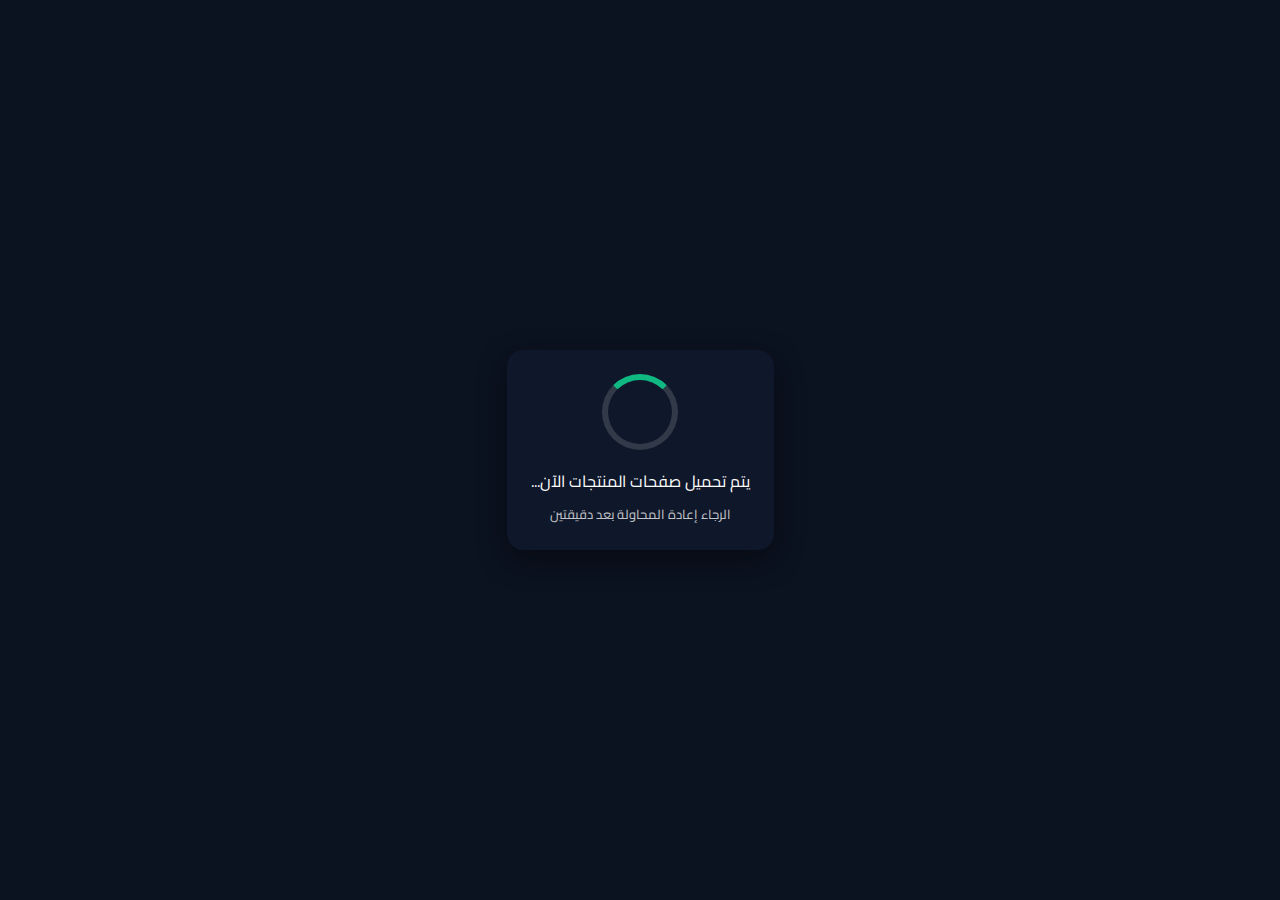
<file: products-pages/index.html>
<!DOCTYPE html><html lang="ar" dir="rtl"><head><meta charset="UTF-8"><meta name="viewport" content="width=device-width,initial-scale=1,maximum-scale=5,viewport-fit=cover"><title>جاري التحميل...</title><meta name="robots" content="noindex"><style>body{font-family:'Cairo',sans-serif;display:flex;align-items:center;justify-content:center;height:100vh;margin:0;background:#0b1220;color:#fff}.box{background:#0f172a;padding:24px;border-radius:16px;box-shadow:0 10px 30px rgba(0,0,0,.4);text-align:center}.loader{width:64px;height:64px;border:6px solid rgba(255,255,255,.15);border-top-color:#10b981;border-radius:50%;margin:0 auto 16px;animation:spin 1s linear infinite}@keyframes spin{to{transform:rotate(360deg)}}</style><link href="https://fonts.googleapis.com/css2?family=Cairo:wght@700;800&display=swap" rel="stylesheet"></head><body><div class="box"><div class="loader"></div><div>يتم تحميل صفحات المنتجات الآن...</div><div style="opacity:.75;font-size:13px;margin-top:6px">الرجاء إعادة المحاولة بعد دقيقتين</div></div></body></html>
</file>
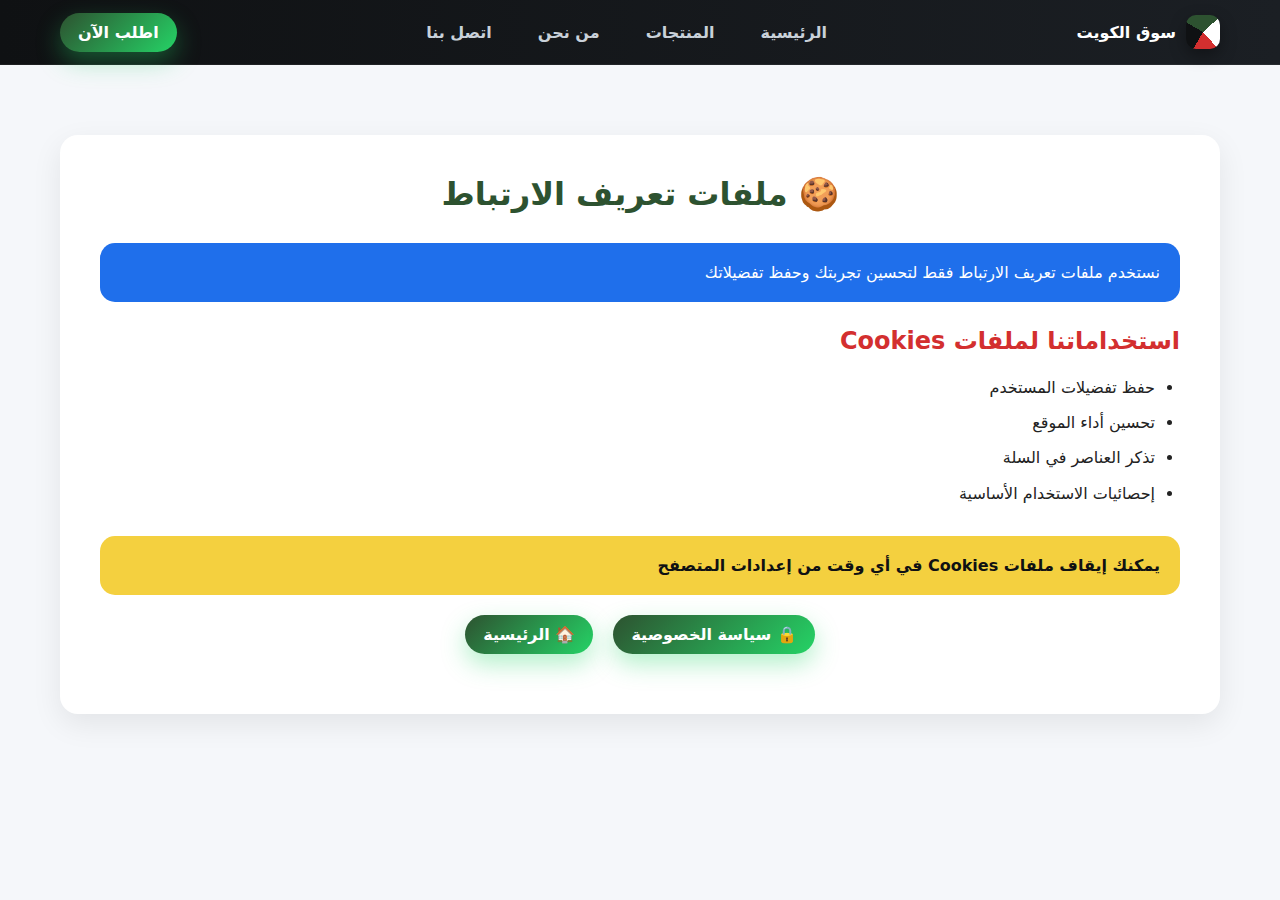
<file: cookies.html>
<!DOCTYPE html>
<html lang="ar" dir="rtl">
<head>
    <meta charset="UTF-8">
    <meta name="viewport" content="width=device-width, initial-scale=1.0">
    <title>سياسة ملفات تعريف الارتباط - سوق الكويت 🇰🇼</title>
    <link rel="stylesheet" href="assets/css/kuwait-modern.css">
    <link href="css/mobile-fix.css" rel="stylesheet">
</head>
<body>
    <header class="header">
        <div class="container nav">
            <a class="logo" href="index.html">
                <span class="logo-badge"></span>
                <span>سوق الكويت</span>
            </a>
            <nav class="menu">
                <a href="index.html">الرئيسية</a>
                <a href="products-catalog.html">المنتجات</a>
                <a href="about.html">من نحن</a>
                <a href="contact.html">اتصل بنا</a>
            </nav>
            <a class="cta" href="tel:+96590000000">اطلب الآن</a>
        </div>
    </header>
    
    <section class="section">
        <div class="container">
            <div class="card" style="padding: 40px;">
                <h1 style="color: var(--ku-green); font-size: 32px; text-align: center; margin-bottom: 30px;">🍪 ملفات تعريف الارتباط</h1>
                
                <div style="background: var(--ku-blue); color: white; padding: 20px; border-radius: 15px; margin: 25px 0;">
                    <p>نستخدم ملفات تعريف الارتباط فقط لتحسين تجربتك وحفظ تفضيلاتك</p>
                </div>
                
                <h2 style="color: var(--ku-red); margin: 25px 0 15px;">استخداماتنا لملفات Cookies</h2>
                <ul style="margin: 15px 0; padding-right: 25px; line-height: 2.2;">
                    <li>حفظ تفضيلات المستخدم</li>
                    <li>تحسين أداء الموقع</li>
                    <li>تذكر العناصر في السلة</li>
                    <li>إحصائيات الاستخدام الأساسية</li>
                </ul>
                
                <div style="background: var(--ku-gold); color: var(--ku-black); padding: 20px; border-radius: 15px; margin: 25px 0;">
                    <p><strong>يمكنك إيقاف ملفات Cookies في أي وقت من إعدادات المتصفح</strong></p>
                </div>
                
                <div style="text-align: center; margin: 30px 0;">
                    <a href="privacy.html" class="cta">🔒 سياسة الخصوصية</a>
                    <a href="index.html" class="cta" style="margin-right: 15px;">🏠 الرئيسية</a>
                </div>
            </div>
        </div>
    </section>
</body>
</html>
</file>
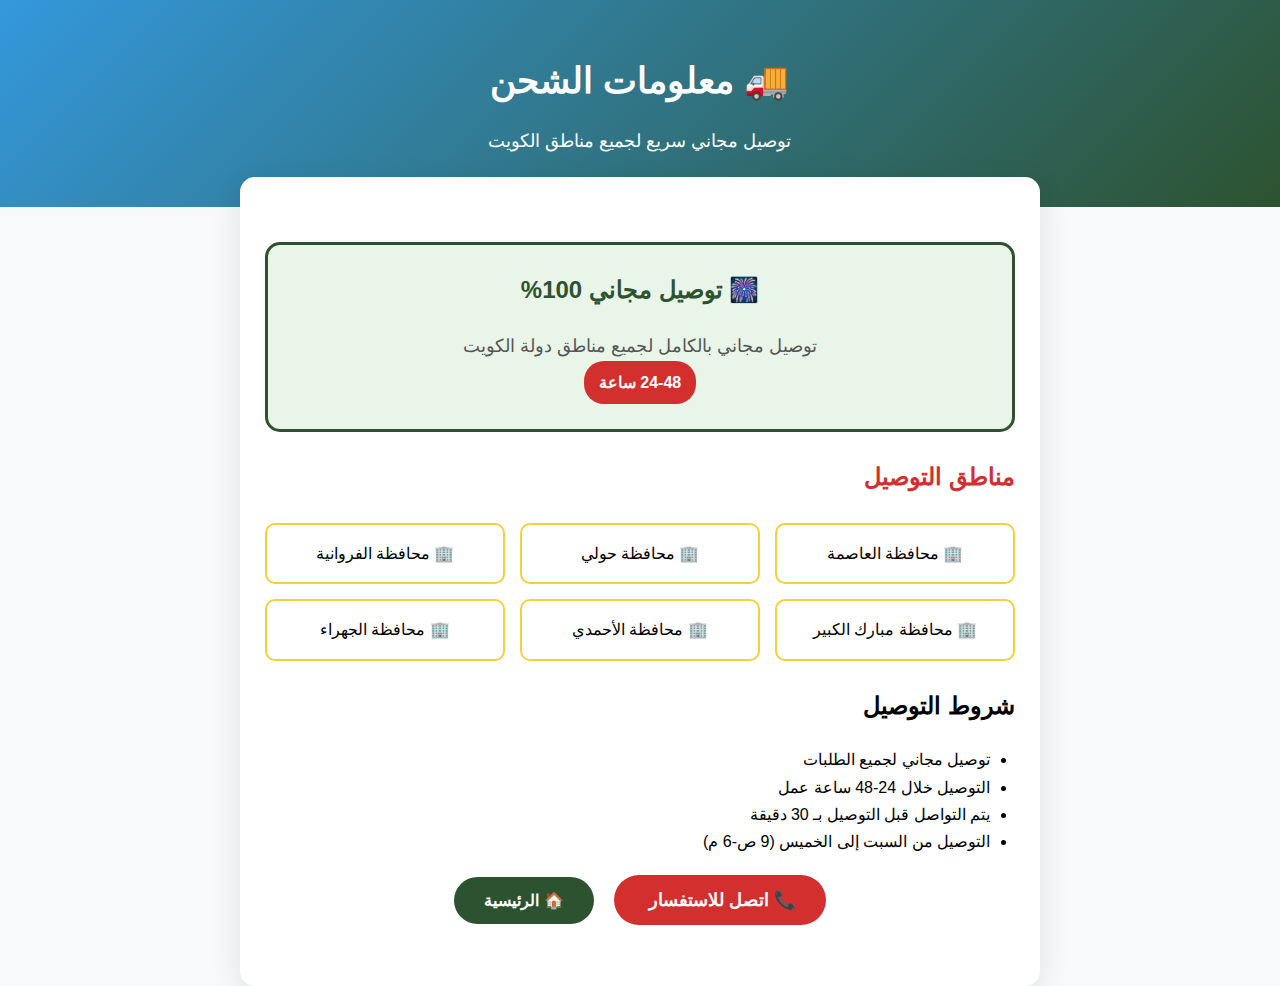
<file: delivery.html>
<!DOCTYPE html>
<html lang="ar" dir="rtl">
<head>
    <meta charset="UTF-8">
    <meta name="viewport" content="width=device-width, initial-scale=1.0">
    <title>معلومات الشحن والتوصيل - سوق الكويت 🚚</title>
    <style>
        :root { --kuwait-green: #2d5230; --kuwait-red: #d32f2f; --kuwait-gold: #f4d03f; }
        * { margin: 0; padding: 0; box-sizing: border-box; }
        body { font-family: Arial, sans-serif; direction: rtl; line-height: 1.7; background: #f8f9fa; }
        .header { background: linear-gradient(135deg, #3498db, var(--kuwait-green)); color: white; padding: 50px 0; text-align: center; }
        .container { max-width: 800px; margin: -30px auto 0; padding: 40px 25px; background: white; border-radius: 15px; box-shadow: 0 8px 30px rgba(0,0,0,0.1); }
        .delivery-card { background: #e8f5e8; border: 3px solid var(--kuwait-green); padding: 25px; border-radius: 15px; margin: 25px 0; text-align: center; }
        .time-badge { background: var(--kuwait-red); color: white; padding: 8px 15px; border-radius: 20px; font-weight: bold; display: inline-block; }
    </style>
    <link href="css/mobile-fix.css" rel="stylesheet">
</head>
<body>
    <div class="header">
        <h1 style="margin: 0; font-size: 36px;">🚚 معلومات الشحن</h1>
        <p style="font-size: 18px; margin-top: 15px;">توصيل مجاني سريع لجميع مناطق الكويت</p>
    </div>
    
    <div class="container">
        <div class="delivery-card">
            <h2 style="color: var(--kuwait-green); margin-bottom: 20px;">🎆 توصيل مجاني 100%</h2>
            <p style="font-size: 18px; color: #555;">توصيل مجاني بالكامل لجميع مناطق دولة الكويت</p>
            <div class="time-badge">24-48 ساعة</div>
        </div>
        
        <h2 style="color: var(--kuwait-red);">مناطق التوصيل</h2>
        <div style="display: grid; grid-template-columns: repeat(auto-fit, minmax(200px, 1fr)); gap: 15px; margin: 25px 0;">
            <div style="background: white; padding: 15px; border-radius: 10px; text-align: center; border: 2px solid var(--kuwait-gold);">🏢 محافظة العاصمة</div>
            <div style="background: white; padding: 15px; border-radius: 10px; text-align: center; border: 2px solid var(--kuwait-gold);">🏢 محافظة حولي</div>
            <div style="background: white; padding: 15px; border-radius: 10px; text-align: center; border: 2px solid var(--kuwait-gold);">🏢 محافظة الفروانية</div>
            <div style="background: white; padding: 15px; border-radius: 10px; text-align: center; border: 2px solid var(--kuwait-gold);">🏢 محافظة مبارك الكبير</div>
            <div style="background: white; padding: 15px; border-radius: 10px; text-align: center; border: 2px solid var(--kuwait-gold);">🏢 محافظة الأحمدي</div>
            <div style="background: white; padding: 15px; border-radius: 10px; text-align: center; border: 2px solid var(--kuwait-gold);">🏢 محافظة الجهراء</div>
        </div>
        
        <h2>شروط التوصيل</h2>
        <ul style="margin: 20px 0; padding-right: 25px;">
            <li>توصيل مجاني لجميع الطلبات</li>
            <li>التوصيل خلال 24-48 ساعة عمل</li>
            <li>يتم التواصل قبل التوصيل بـ 30 دقيقة</li>
            <li>التوصيل من السبت إلى الخميس (9 ص-6 م)</li>
        </ul>
        
        <div style="text-align: center; margin: 30px 0;">
            <a href="tel:+96590000000" style="background: var(--kuwait-red); color: white; padding: 15px 30px; border-radius: 25px; text-decoration: none; font-weight: bold; font-size: 18px; margin: 0 10px;">
                📞 اتصل للاستفسار
            </a>
            <a href="index.html" style="background: var(--kuwait-green); color: white; padding: 15px 30px; border-radius: 25px; text-decoration: none; font-weight: bold; margin: 0 10px;">
                🏠 الرئيسية
            </a>
        </div>
    </div>
</body>
</html>
</file>
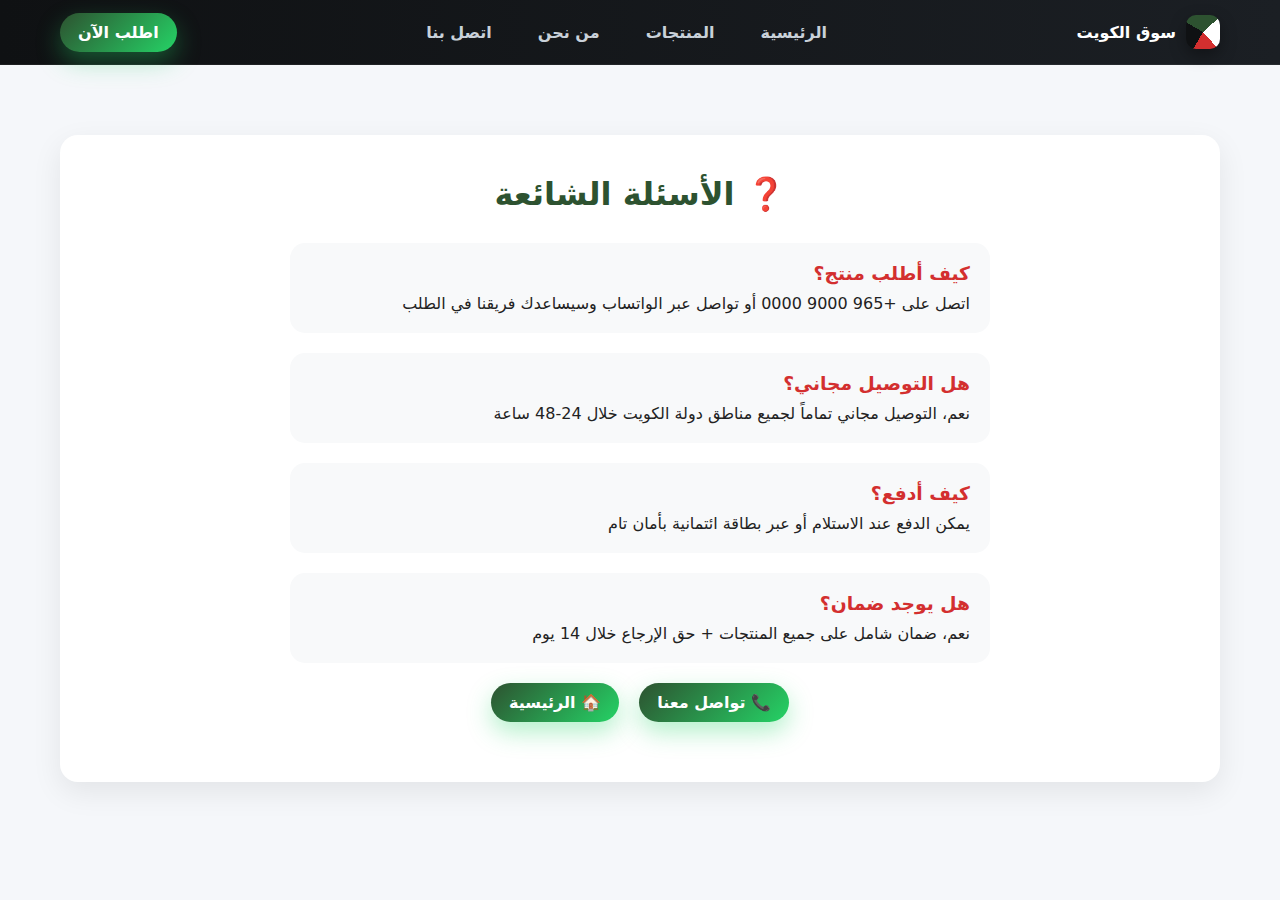
<file: faq.html>
<!DOCTYPE html>
<html lang="ar" dir="rtl">
<head>
    <meta charset="UTF-8">
    <meta name="viewport" content="width=device-width, initial-scale=1.0">
    <title>الأسئلة الشائعة - سوق الكويت 🇰🇼</title>
    <link rel="stylesheet" href="assets/css/kuwait-modern.css">
</head>
<body>
    <header class="header">
        <div class="container nav">
            <a class="logo" href="index.html">
                <span class="logo-badge"></span>
                <span>سوق الكويت</span>
            </a>
            <nav class="menu">
                <a href="index.html">الرئيسية</a>
                <a href="products-catalog.html">المنتجات</a>
                <a href="about.html">من نحن</a>
                <a href="contact.html">اتصل بنا</a>
            </nav>
            <a class="cta" href="tel:+96590000000">اطلب الآن</a>
        </div>
    </header>
    
    <section class="section">
        <div class="container">
            <div class="card" style="padding: 40px;">
                <h1 style="color: var(--ku-green); font-size: 32px; text-align: center; margin-bottom: 30px;">❓ الأسئلة الشائعة</h1>
                
                <div style="max-width: 700px; margin: 0 auto;">
                    <div style="margin: 20px 0; padding: 20px; background: #f8f9fa; border-radius: 15px;">
                        <h3 style="color: var(--ku-red); margin-bottom: 10px;">كيف أطلب منتج؟</h3>
                        <p>اتصل على +965 9000 0000 أو تواصل عبر الواتساب وسيساعدك فريقنا في الطلب</p>
                    </div>
                    
                    <div style="margin: 20px 0; padding: 20px; background: #f8f9fa; border-radius: 15px;">
                        <h3 style="color: var(--ku-red); margin-bottom: 10px;">هل التوصيل مجاني؟</h3>
                        <p>نعم، التوصيل مجاني تماماً لجميع مناطق دولة الكويت خلال 24-48 ساعة</p>
                    </div>
                    
                    <div style="margin: 20px 0; padding: 20px; background: #f8f9fa; border-radius: 15px;">
                        <h3 style="color: var(--ku-red); margin-bottom: 10px;">كيف أدفع؟</h3>
                        <p>يمكن الدفع عند الاستلام أو عبر بطاقة ائتمانية بأمان تام</p>
                    </div>
                    
                    <div style="margin: 20px 0; padding: 20px; background: #f8f9fa; border-radius: 15px;">
                        <h3 style="color: var(--ku-red); margin-bottom: 10px;">هل يوجد ضمان؟</h3>
                        <p>نعم، ضمان شامل على جميع المنتجات + حق الإرجاع خلال 14 يوم</p>
                    </div>
                </div>
                
                <div style="text-align: center; margin: 30px 0;">
                    <a href="contact.html" class="cta">📞 تواصل معنا</a>
                    <a href="index.html" class="cta" style="margin-right: 15px;">🏠 الرئيسية</a>
                </div>
            </div>
        </div>
    </section>
</body>
</html>
</file>
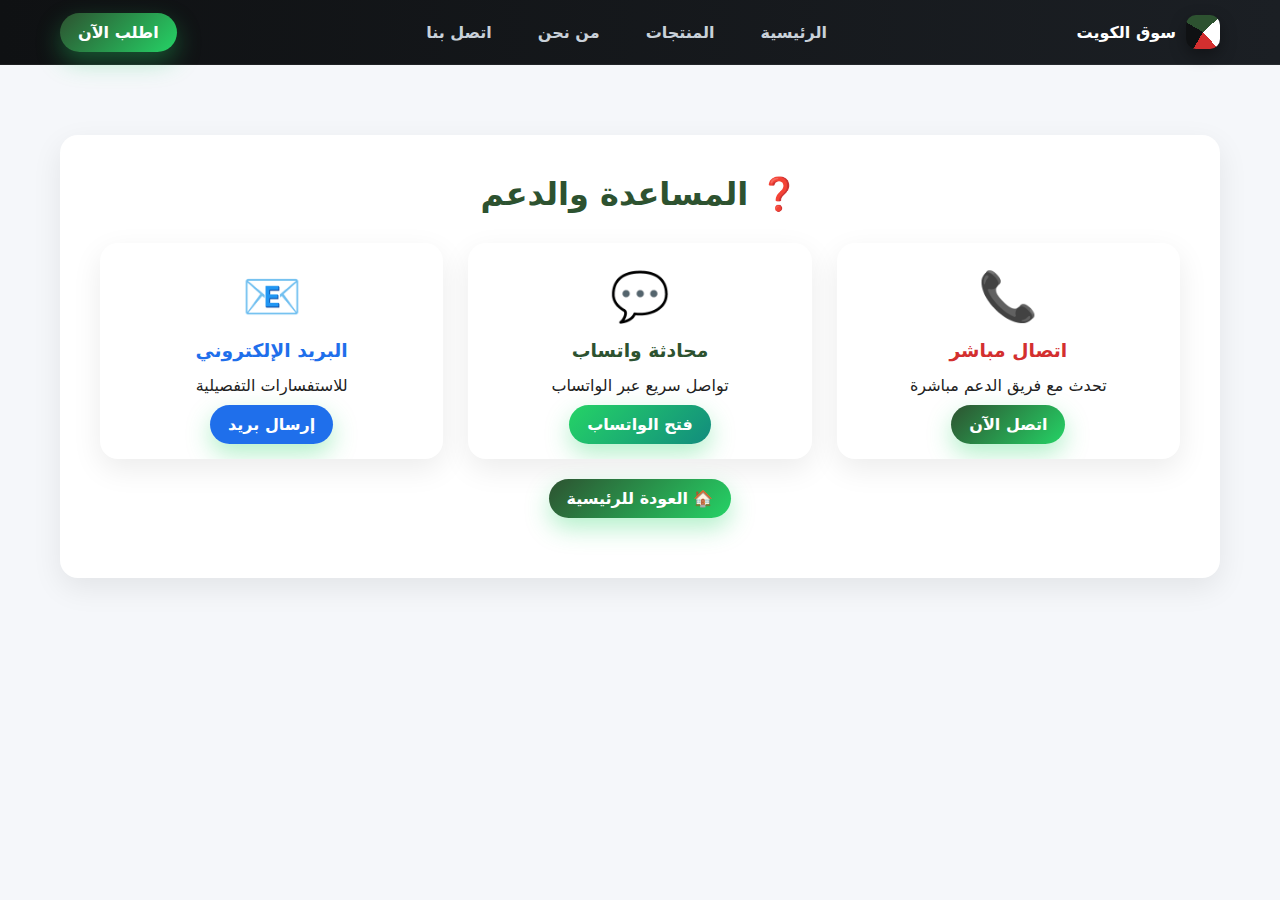
<file: help.html>
<!DOCTYPE html>
<html lang="ar" dir="rtl">
<head>
    <meta charset="UTF-8">
    <meta name="viewport" content="width=device-width, initial-scale=1.0">
    <title>المساعدة والدعم - سوق الكويت 🇰🇼</title>
    <link rel="stylesheet" href="assets/css/kuwait-modern.css">
</head>
<body>
    <header class="header">
        <div class="container nav">
            <a class="logo" href="index.html">
                <span class="logo-badge"></span>
                <span>سوق الكويت</span>
            </a>
            <nav class="menu">
                <a href="index.html">الرئيسية</a>
                <a href="products-catalog.html">المنتجات</a>
                <a href="about.html">من نحن</a>
                <a href="contact.html">اتصل بنا</a>
            </nav>
            <a class="cta" href="tel:+96590000000">اطلب الآن</a>
        </div>
    </header>
    
    <section class="section">
        <div class="container">
            <div class="card" style="padding: 40px;">
                <h1 style="color: var(--ku-green); font-size: 32px; text-align: center; margin-bottom: 30px;">❓ المساعدة والدعم</h1>
                
                <div style="display: grid; grid-template-columns: repeat(auto-fit, minmax(300px, 1fr)); gap: 25px;">
                    <div class="card" style="padding: 25px; text-align: center;">
                        <div style="font-size: 48px; margin-bottom: 15px;">📞</div>
                        <h3 style="color: var(--ku-red); margin-bottom: 15px;">اتصال مباشر</h3>
                        <p style="margin-bottom: 20px;">تحدث مع فريق الدعم مباشرة</p>
                        <a href="tel:+96590000000" class="cta">اتصل الآن</a>
                    </div>
                    
                    <div class="card" style="padding: 25px; text-align: center;">
                        <div style="font-size: 48px; margin-bottom: 15px;">💬</div>
                        <h3 style="color: var(--ku-green); margin-bottom: 15px;">محادثة واتساب</h3>
                        <p style="margin-bottom: 20px;">تواصل سريع عبر الواتساب</p>
                        <a href="https://wa.me/96590000000" class="cta" style="background: linear-gradient(135deg, #25d366, #128c7e);">فتح الواتساب</a>
                    </div>
                    
                    <div class="card" style="padding: 25px; text-align: center;">
                        <div style="font-size: 48px; margin-bottom: 15px;">📧</div>
                        <h3 style="color: var(--ku-blue); margin-bottom: 15px;">البريد الإلكتروني</h3>
                        <p style="margin-bottom: 20px;">للاستفسارات التفصيلية</p>
                        <a href="mailto:info@sooq-alkuwait.com" class="cta" style="background: var(--ku-blue);">إرسال بريد</a>
                    </div>
                </div>
                
                <div style="text-align: center; margin: 30px 0;">
                    <a href="index.html" class="cta">🏠 العودة للرئيسية</a>
                </div>
            </div>
        </div>
    </section>
</body>
</html>
</file>
<file: css/mobile-fix.css>
/**
 * 📱 تحسينات شاملة للموبايل - سوق الكويت
 * التاريخ: 2025-11-07
 */

/* ============================================
   إصلاحات عامة للموبايل
   ============================================ */
@media (max-width: 768px) {
    
    /* منع التمرير الأفقي */
    body {
        overflow-x: hidden !important;
        width: 100% !important;
        margin: 0 !important;
        padding: 0 !important;
    }
    
    * {
        box-sizing: border-box;
    }
    
    /* Container */
    .container {
        max-width: 100% !important;
        padding-left: 10px !important;
        padding-right: 10px !important;
    }
    
    /* ============================================
       بطاقات المنتجات
       ============================================ */
    .products-grid-pro {
        grid-template-columns: repeat(2, 1fr) !important;
        gap: 10px !important;
        padding: 10px !important;
    }
    
    .product-card-pro {
        padding: 10px !important;
        border-radius: 12px !important;
    }
    
    .product-image-pro {
        height: 140px !important;
        border-radius: 8px !important;
    }
    
    .product-title-pro {
        font-size: 0.85rem !important;
        line-height: 1.3 !important;
        min-height: 40px !important;
        max-height: 45px !important;
        overflow: hidden !important;
    }
    
    .price-current-pro {
        font-size: 1.1rem !important;
    }
    
    .price-old-pro {
        font-size: 0.85rem !important;
    }
    
    /* ============================================
       أزرار الموبايل
       ============================================ */
    .btn-view-pro,
    .btn-buy-pro,
    .buy-button {
        padding: 10px 15px !important;
        font-size: 0.9rem !important;
        border-radius: 8px !important;
    }
    
    /* زر طلب فوري */
    .whatsapp-product-btn-pro {
        padding: 12px 20px !important;
        font-size: 1rem !important;
        border-radius: 25px !important;
    }
    
    /* ============================================
       Action Bar السفلي
       ============================================ */
    .mobile-action-bar-pro {
        display: flex !important;
        position: fixed !important;
        bottom: 0 !important;
        left: 0 !important;
        right: 0 !important;
        background: linear-gradient(135deg, #000000, #007A3D) !important;
        border-top: 3px solid #FFD700 !important;
        padding: 10px 5px !important;
        gap: 8px !important;
        z-index: 9999 !important;
        box-shadow: 0 -5px 20px rgba(0,0,0,0.3) !important;
    }
    
    .mobile-action-btn-pro {
        flex: 1 !important;
        padding: 12px 8px !important;
        font-size: 0.85rem !important;
        border-radius: 10px !important;
        font-weight: bold !important;
        display: flex !important;
        flex-direction: column !important;
        align-items: center !important;
        gap: 5px !important;
        border: none !important;
        cursor: pointer !important;
        transition: 0.3s !important;
    }
    
    .mobile-action-btn-pro i {
        font-size: 1.3rem !important;
    }
    
    .mobile-btn-cart-pro {
        background: linear-gradient(45deg, #007A3D, #00a651) !important;
        color: white !important;
    }
    
    .mobile-btn-whatsapp-pro {
        background: linear-gradient(45deg, #25D366, #128C7E) !important;
        color: white !important;
    }
    
    .mobile-btn-call-pro {
        background: linear-gradient(45deg, #CE1126, #ff4757) !important;
        color: white !important;
    }
    
    .mobile-action-btn-pro:active {
        transform: scale(0.95) !important;
    }
    
    /* ============================================
       Hero Section
       ============================================ */
    section[style*="padding: 5rem"] {
        padding: 2rem 0 !important;
    }
    
    h1 {
        font-size: 1.8rem !important;
    }
    
    h2 {
        font-size: 1.5rem !important;
    }
    
    p {
        font-size: 1rem !important;
    }
    
    /* ============================================
       Navbar
       ============================================ */
    .navbar-pro {
        padding: 8px 0 !important;
    }
    
    .navbar-brand-pro {
        font-size: 1.2rem !important;
    }
    
    .search-box-pro {
        width: 100% !important;
        margin: 8px 0 !important;
    }
    
    .search-input-pro {
        font-size: 0.9rem !important;
        padding: 8px 15px !important;
    }
    
    /* ============================================
       Footer
       ============================================ */
    footer {
        padding: 2rem 0 6rem !important;
        margin-bottom: 70px !important;
    }
    
    /* ============================================
       إخفاء زر واتساب العائم (لصالح Action Bar)
       ============================================ */
    .whatsapp-float-pro {
        display: none !important;
    }
    
    /* ============================================
       مسافة سفلية للمحتوى (لتجنب تداخل Action Bar)
       ============================================ */
    body {
        padding-bottom: 80px !important;
    }
    
    /* ============================================
       تحسين الصور
       ============================================ */
    img {
        max-width: 100% !important;
        height: auto !important;
    }
    
    /* ============================================
       Feature Boxes
       ============================================ */
    .feature-box {
        padding: 15px !important;
        margin-bottom: 10px !important;
    }
    
    .feature-box i {
        font-size: 2rem !important;
    }
    
    /* ============================================
       Breadcrumb
       ============================================ */
    .breadcrumb,
    .breadcrumb-pro {
        padding: 8px !important;
        font-size: 0.75rem !important;
        flex-wrap: wrap !important;
    }
}

/* ============================================
   شاشات صغيرة جداً (< 360px)
   ============================================ */
@media (max-width: 360px) {
    .products-grid-pro {
        grid-template-columns: 1fr !important;
    }
    
    .product-title-pro {
        font-size: 0.8rem !important;
    }
    
    .mobile-action-btn-pro {
        font-size: 0.75rem !important;
        padding: 10px 5px !important;
    }
}

/* نهاية الملف */
</file>
<file: assets/css/kuwait-modern.css>
/* Kuwait Modern Theme - Full Site Reset and Redesign */
:root{
  --ku-green:#2d5230;--ku-red:#d32f2f;--ku-black:#0f1113;--ku-white:#ffffff;--ku-gold:#f4d03f;--ku-gray:#f5f7fa;--ku-blue:#1f6feb;
}
*{margin:0;padding:0;box-sizing:border-box}
html{scroll-behavior:smooth}
body{font-family:"Cairo",system-ui,Segoe UI,Arial,sans-serif;background:var(--ku-gray);color:#222;direction:rtl}

/* Global containers */
.container{max-width:1200px;margin:0 auto;padding:0 20px}
.section{padding:70px 0}
.card{background:#fff;border-radius:18px;box-shadow:0 10px 30px rgba(0,0,0,.08);overflow:hidden}

/* Kuwait Flag Hero */
.hero-kuwait{position:relative;min-height:72vh;display:grid;place-items:center;text-align:center;color:#fff;background:
linear-gradient(135deg,rgba(45,82,48,.95),rgba(211,47,47,.9)),
radial-gradient(1000px 500px at -10% 120%,rgba(0,0,0,.7),transparent 60%),
radial-gradient(900px 450px at 120% -20%,rgba(0,0,0,.5),transparent 60%);
}
.hero-kuwait .brand{font-weight:900;font-size:42px;letter-spacing:.5px;text-shadow:0 10px 30px rgba(0,0,0,.35)}
.hero-kuwait .tag{margin-top:10px;font-size:18px;color:var(--ku-gold)}
.hero-stats{display:grid;grid-template-columns:repeat(4,minmax(160px,1fr));gap:16px;margin-top:28px}
.stat{background:rgba(255,255,255,.08);border:1px solid rgba(255,255,255,.18);backdrop-filter:blur(6px);border-radius:16px;padding:18px}
.stat .num{font-size:28px;font-weight:800;color:var(--ku-gold)}

/* Header/Nav */
.header{position:sticky;top:0;z-index:999;background:linear-gradient(90deg,var(--ku-black),#1b1f24);border-bottom:1px solid rgba(255,255,255,.06)}
.header .nav{display:flex;align-items:center;justify-content:space-between;height:64px}
.logo{display:flex;gap:10px;align-items:center;color:#fff;text-decoration:none;font-weight:900}
.logo-badge{width:34px;height:34px;border-radius:10px;background:conic-gradient(from 210deg,var(--ku-black) 0 25%,var(--ku-green) 25% 55%,var(--ku-white) 55% 80%,var(--ku-red) 80% 100%);box-shadow:0 6px 16px rgba(0,0,0,.35)}
.menu{display:flex;gap:18px}
.menu a{color:#c9d1d9;text-decoration:none;font-weight:600;padding:9px 14px;border-radius:10px;transition:.25s}
.menu a:hover{background:rgba(255,255,255,.08);color:#fff;transform:translateY(-1px)}
.cta{background:linear-gradient(135deg,var(--ku-green),#25d366);color:#fff;padding:10px 18px;border-radius:999px;text-decoration:none;font-weight:800;box-shadow:0 10px 25px rgba(37,211,102,.35);transition:.25s}
.cta:hover{transform:translateY(-2px)}

/* Category tiles */
.categories{background:linear-gradient(135deg,#ffffff, #f6f9ff)}
.cat-grid{display:grid;grid-template-columns:repeat(auto-fit,minmax(240px,1fr));gap:18px}
.cat{position:relative;border-radius:18px;overflow:hidden}
.cat-head{padding:24px;color:#fff}
.cat:nth-child(1) .cat-head{background:linear-gradient(135deg,var(--ku-green),#2e7d32)}
.cat:nth-child(2) .cat-head{background:linear-gradient(135deg,var(--ku-red),#c62828)}
.cat:nth-child(3) .cat-head{background:linear-gradient(135deg,var(--ku-black),#424242)}
.cat:nth-child(4) .cat-head{background:linear-gradient(135deg,#e67e22,#d35400)}
.cat:nth-child(5) .cat-head{background:linear-gradient(135deg,#8e44ad,#6c3483)}
.cat:nth-child(6) .cat-head{background:linear-gradient(135deg,var(--ku-green),var(--ku-red))}
.cat-title{font-size:20px;font-weight:800}
.cat-body{background:#fff;padding:18px;color:#435}

/* Product cards */
.products .grid{display:grid;grid-template-columns:repeat(auto-fit,minmax(220px,1fr));gap:18px}
.p{border:1px solid #eef2f7;border-radius:16px;overflow:hidden;background:#fff;box-shadow:0 8px 24px rgba(0,0,0,.05)}
.p img{width:100%;height:180px;object-fit:cover}
.p .info{padding:12px}
.price{display:flex;align-items:center;gap:8px;margin-top:8px}
.price .now{color:var(--ku-red);font-weight:900}
.price .old{text-decoration:line-through;color:#9aa4b2;font-weight:600}
.btn{display:inline-block;margin-top:10px;background:linear-gradient(135deg,var(--ku-green),#25d366);color:#fff;padding:10px 14px;border-radius:12px;text-decoration:none;font-weight:800}

/* Footer */
.footer{background:linear-gradient(135deg,var(--ku-black),#1b1f24);color:#c9d1d9}
.footer .cols{display:grid;grid-template-columns:repeat(auto-fit,minmax(220px,1fr));gap:24px;padding:40px 0}
.footer a{color:#c9d1d9;text-decoration:none}
.footer a:hover{color:#fff}
.copy{border-top:1px solid rgba(255,255,255,.08);padding:14px 0;color:#8b949e}

/* Countdown label */
.count{display:inline-flex;gap:8px;align-items:center;background:linear-gradient(135deg,var(--ku-red),#e74c3c);color:#fff;padding:8px 12px;border-radius:12px;margin-top:14px;font-weight:800}

/* Responsive */
@media(max-width:768px){.hero-stats{grid-template-columns:repeat(2,1fr)}.menu{display:none}}
</file>
